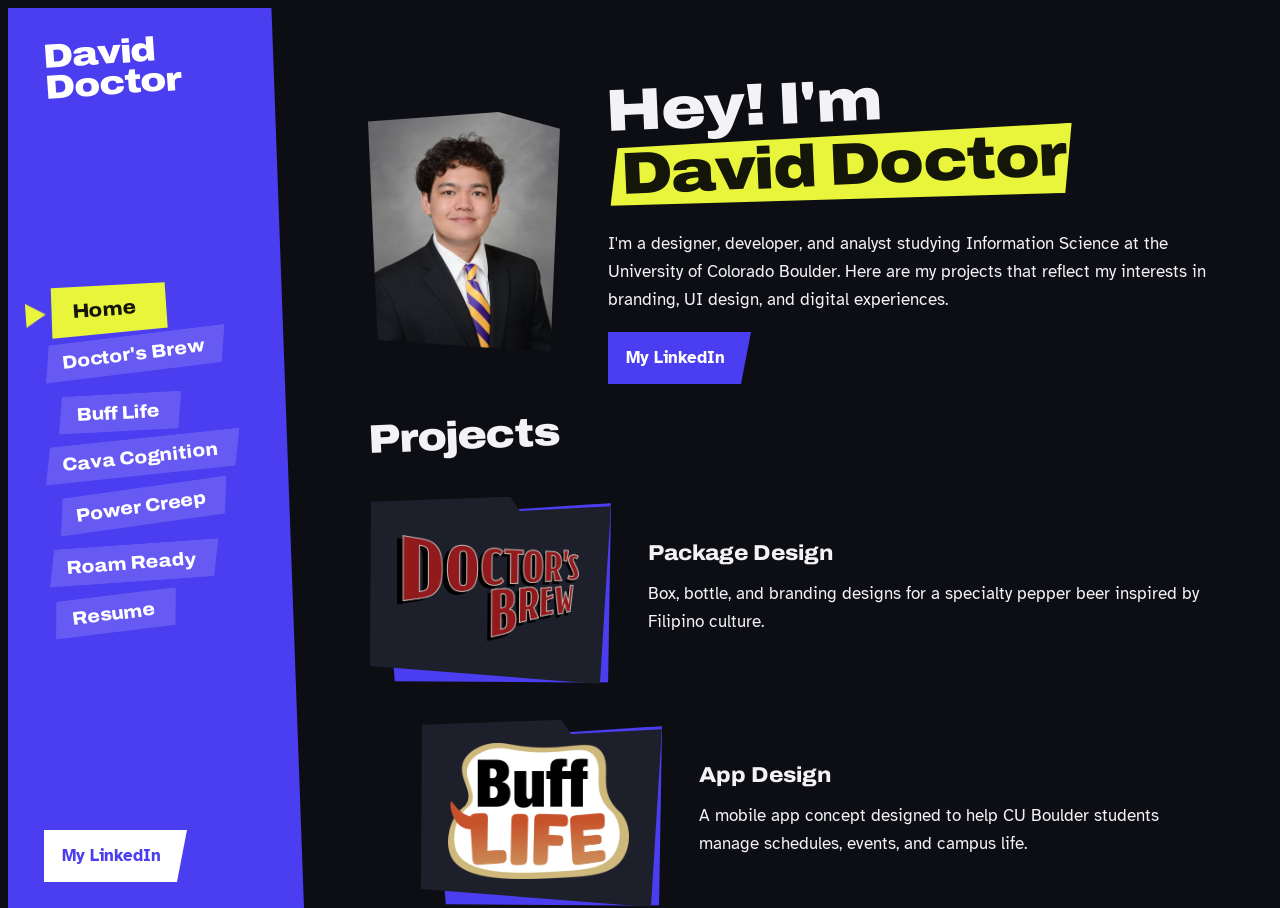
<file: site/index.html>
<!doctype html>
<html lang="en">
<head>
<meta charset="utf-8">
<meta name="viewport" content="width=device-width, initial-scale=1">
<title>David Doctor Portfolio</title>
<link rel="preconnect" href="https://fonts.googleapis.com">
<link rel="preconnect" href="https://fonts.gstatic.com" crossorigin>
<link rel="stylesheet" href="https://fonts.googleapis.com/css2?family=Archivo:wdth,wght@62..125,400..900&family=Atkinson+Hyperlegible:ital,wght@0,400;0,700;1,400&family=Martian+Mono:wght@400&display=swap">
<style>
/* Layout: an always-visible menu sidebar (cascading bars, snapping triangle) beside a page area whose pages swap with a held-frame blot. Dark only, whatever the system setting. Palette: Turf War, Yellow vs Blue (from Splatoon 3's ink pair). */
:root {
  color-scheme: dark;
  --paper: #0d0e14;
  --paper-2: #1d1f2b;
  --ink: #f3f3f6;
  --ink-2: color-mix(in oklab, var(--ink) 74%, var(--paper));
  --plate: #4b3df0;
  --plate-ink: #ffffff;
  --accent: #e8f53a;
  --accent-ink: #14160a;
  --mark: var(--accent);
  --mark-ink: var(--accent-ink);
  --blot: var(--accent);
  --display: "Archivo", "Arial Narrow", "Helvetica Neue", Arial, sans-serif;
  --body: "Atkinson Hyperlegible", "Segoe UI", system-ui, sans-serif;
  --mono: "Martian Mono", ui-monospace, "Cascadia Mono", Consolas, monospace;
  --snap: cubic-bezier(.2, 1.7, .4, 1);
  --side-w: 18.5rem;
}
*, *::before, *::after { box-sizing: border-box; }
/* Big monitors: the whole UI scales up gently, from 16px at 1440 wide to 18px by about 1940 */
html { font-size: clamp(100%, 0.45vw + 0.58rem, 112.5%); }
html, body { height: 100%; }
body { background: var(--paper); color: var(--ink); font: 400 1.0625rem/1.65 var(--body); overflow: hidden; }
a { color: inherit; }
::selection { background: var(--mark); color: var(--mark-ink); }
:focus-visible { outline: 2px solid currentColor; outline-offset: 3px; }
img { display: block; max-width: 100%; height: auto; }
p { margin: 0; text-wrap: pretty; }

/* The page area runs full-bleed under the sidebar, so the blot can grow from behind the menu item itself */
.site { position: relative; height: 100%; display: grid; }
.side, .main { grid-area: 1 / 1; }

/* Sidebar */
.side {
  position: relative; z-index: 5; min-height: 0; width: var(--side-w); justify-self: start;
  display: grid; grid-template-rows: auto 1fr auto; gap: 1.5rem;
  padding: 30px 40px 26px 36px;
  background: var(--plate); color: var(--plate-ink);
  clip-path: polygon(0 0, 89% 0, 100% 100%, 0 100%);
}
.mark { justify-self: start; text-decoration: none; font: 900 2.1rem/.92 var(--display); font-stretch: 118%; letter-spacing: -.03em; rotate: -4deg; transform-origin: left; padding-top: 4px; }
.nav { position: relative; align-self: center; }
.nav-list { margin: 0; padding: 0; list-style: none; display: grid; gap: .85rem; }
.nav-bar {
  position: relative; isolation: isolate; display: inline-block;
  margin-left: var(--x); rotate: var(--r); transform-origin: left bottom;
  padding: .52em 1.25em .52em 1em; white-space: nowrap; text-decoration: none;
  font: 800 1.15rem/1 var(--display); font-stretch: 110%; color: var(--plate-ink);
  transition: scale 90ms ease-out;
}
.nav-bar::before { content: ""; position: absolute; inset: 0; z-index: -2; background: color-mix(in srgb, var(--plate-ink) 15%, transparent); clip-path: polygon(4% 0, 100% 0, 96% 100%, 0 100%); }
.nav-bar .plate { position: absolute; inset: -14% -5% -16% -3%; width: 108%; height: 130%; z-index: -1; scale: 0; }
.nav-bar .plate polygon { fill: var(--accent); }
/* Selecting stamps in with the overshoot; deselecting drops out at once, because an overshoot on the way down flips the plate inside out for a frame */
.nav-bar.is-on { scale: 1.06; color: var(--accent-ink); transition: scale 120ms var(--snap); }
.nav-bar.is-on::before { opacity: 0; }
.nav-bar.is-on .plate { scale: 1; transition: scale 120ms var(--snap); }
.nav-bar:focus-visible { outline: none; text-decoration: underline; text-underline-offset: .22em; }
.nav-cursor { position: absolute; left: 0; top: 0; pointer-events: none; }
.tri { position: absolute; left: -27px; top: -31px; width: 20px; height: 24px; background: var(--accent); clip-path: polygon(0 0, 100% 50%, 0 100%); transform-origin: 100% 50%; }
.side-foot { display: grid; gap: .9rem; justify-items: start; }


/* Buttons. The slanted plate is drawn by ::before, so the button itself stays unclipped and its focus ring can follow the slant */
.btn {
  position: relative; isolation: isolate;
  display: inline-flex; align-items: center; text-decoration: none; cursor: pointer;
  font: 700 .95rem/1 var(--body); padding: .8rem 1.35rem .8rem 1rem; min-height: 44px;
  background: none; color: var(--plate-ink); border: 0;
  transition: translate 150ms cubic-bezier(.16, 1, .3, 1);
}
.btn::before { content: ""; position: absolute; inset: 0; z-index: -1; background: var(--btn-bg, var(--plate)); clip-path: polygon(0 0, 100% 0, 93% 100%, 0 100%); }
@media (hover: hover) { .btn:hover { translate: 0 -2px; } }
.btn:active { translate: 0 0; }
.btn.on-plate { --btn-bg: var(--plate-ink); color: var(--plate); }
/* Keyboard focus: a 3px gap in the surface color, then a 3px yellow ring, both traced around the slanted plate */
.btn:focus-visible {
  outline: none; --g: var(--btn-gap, var(--paper));
  filter: drop-shadow(3px 0 0 var(--g)) drop-shadow(-3px 0 0 var(--g)) drop-shadow(0 3px 0 var(--g)) drop-shadow(0 -3px 0 var(--g))
          drop-shadow(3px 0 0 var(--accent)) drop-shadow(-3px 0 0 var(--accent)) drop-shadow(0 3px 0 var(--accent)) drop-shadow(0 -3px 0 var(--accent));
}
.side .btn { --btn-gap: var(--plate); }
/* LinkedIn buttons: a size up, with the accent "in" icon waiting in a pocket behind the plate. Hover or keyboard focus slides it out in held frames with a small overshoot, part of it still tucked under the button; leaving drops it back at once, like the menu plate */
.btn-big { font-size: 1.08rem; padding: .95rem 1.6rem .95rem 1.15rem; min-height: 3.25rem; }
.pocket { position: relative; isolation: isolate; display: inline-flex; justify-self: start; --s: 2rem; --lift: 0px; }
.pocket-icon { position: absolute; width: var(--s); height: var(--s); fill: var(--accent); pointer-events: none; }
.pocket-up { --pocket-in: pocket-up; }
.pocket-up .pocket-icon { left: 1rem; bottom: calc(100% - var(--s) * .32); translate: 0 100%; rotate: -8deg; --out: 0 calc(var(--lift) * -1); }
.pocket-right { --pocket-in: pocket-right; }
.pocket-right .pocket-icon { top: calc(50% - var(--s) / 2); left: calc(100% - var(--s) * .32); translate: -115% 0; rotate: 8deg; --out: var(--lift) 0; }
/* With keyboard focus the ring adds 6px around the plate, so the icon comes out 6px further and stays readable */
.pocket:has(.btn:focus-visible) { --lift: 6px; }
.pocket:has(.btn:focus-visible) .pocket-icon { translate: var(--out); animation: var(--pocket-in) 200ms; }
@media (hover: hover) { .pocket:hover .pocket-icon { translate: var(--out); animation: var(--pocket-in) 200ms; } }
@keyframes pocket-up { 0% { translate: 0 100%; animation-timing-function: steps(3, end); } 70% { translate: 0 calc(-14% - var(--lift)); animation-timing-function: steps(1, end); } 100% { translate: var(--out); } }
@keyframes pocket-right { 0% { translate: -115% 0; animation-timing-function: steps(3, end); } 70% { translate: calc(14% + var(--lift)) 0; animation-timing-function: steps(1, end); } 100% { translate: var(--out); } }

/* Page area */
.main { position: relative; overflow: hidden; min-width: 0; }
.page { position: absolute; inset: 0; overflow-y: auto; overflow-x: hidden; visibility: hidden; background: var(--paper); padding-left: var(--side-w); }
.page.is-current { visibility: visible; }
.page-inner { container-type: inline-size; max-width: 78rem; margin-inline: auto; padding: clamp(36px, 6vw, 72px) clamp(20px, 4.5vw, 64px) 96px clamp(28px, 5vw, 72px); display: grid; gap: 2.2rem; }
.ink { position: absolute; inset: 0; z-index: 2; visibility: hidden; pointer-events: none; filter: url(#blot-wobble); }
.ink i { position: absolute; width: 10px; aspect-ratio: 1; border-radius: 50%; background: var(--blot); translate: -50% -50%; scale: 0; }

/* Type */
.h1 { margin: 0; font: 900 clamp(1.9rem, 7.4cqi, 3.7rem)/1.06 var(--display); font-stretch: 115%; letter-spacing: -.025em; rotate: -2.5deg; transform-origin: left center; text-wrap: balance; }
.h1:focus { outline: none; }
.strong { position: relative; isolation: isolate; display: inline-block; color: var(--mark-ink); padding: .02em .2em .1em; white-space: nowrap; }
.strong svg { position: absolute; inset: 0; width: 100%; height: 100%; z-index: -1; }
.strong polygon { fill: var(--mark); }
.h2 { margin: 0; font: 900 clamp(1.6rem, 5cqi, 2.5rem)/1.05 var(--display); font-stretch: 112%; letter-spacing: -.02em; rotate: -2.5deg; transform-origin: left center; }
.h3 { margin: 0 0 .4rem; font: 800 1.35rem/1.15 var(--display); font-stretch: 108%; }
.copy { display: grid; gap: 1rem; max-width: 62ch; }

/* Frames: an angled plate sits behind each picture; the picture itself and all body text stay straight */
.frame { position: relative; isolation: isolate; margin: 0; padding: max(5%, 34px) max(6%, 30px); margin-left: var(--x, 0); }
.frame::before, .proj-art::before {
  content: ""; position: absolute; inset: 0; z-index: -1; background: var(--paper-2);
  clip-path: var(--clip, polygon(4% 0, 100% 0, 96% 100%, 0 100%)); rotate: var(--r, -2deg);
}
/* Plate shapes, so neighboring frames never repeat one outline. Cuts, steps and wedges are fixed sizes, so they stay small on tall frames and never reach into the picture */
.shape-lean { --clip: polygon(0 0, 96% 0, 100% 100%, 4% 100%); }
.shape-quad { --clip: polygon(2% 14px, 100% 0, 97% calc(100% - 12px), 0 100%); }
.shape-cut { --clip: polygon(3% 0, calc(100% - 44px) 0, 100% 40px, 97% 100%, 0 calc(100% - 10px)); }
.shape-step { --clip: polygon(0 10px, 58% 0, calc(58% + 10px) 14px, 100% 6px, 98% 100%, 2% calc(100% - 10px)); }
.shape-wedge { --clip: polygon(0 18px, 100% 0, 100% 100%, 3% calc(100% - 16px)); }
.shape-chamfer { --clip: polygon(36px 0, 100% 0, 100% calc(100% - 32px), calc(100% - 36px) 100%, 0 100%, 0 32px); }
/* A second plate in the sidebar color peeks out from behind a few frames, tilted against the first */
.layered::after, .proj-art::after {
  content: ""; position: absolute; inset: 6% -2.5% -3.5% 7%; z-index: -2; background: var(--plate);
  clip-path: polygon(0 4%, 100% 0, 96% 100%, 3% 95%); rotate: calc(var(--r, -2deg) * -1);
}
.frame img { width: 100%; }
.note { margin-top: .7rem; font: 400 .68rem/1.5 var(--mono); color: var(--ink-2); }

/* Home */
.intro { display: grid; grid-template-columns: minmax(0, 12rem) minmax(0, 1fr); gap: clamp(1.5rem, 4vw, 3rem); align-items: center; }
/* The headshot fills an angular frame: the upright photo is cut to an irregular five-sided shard, kinked along the top with inward-slanting sides */
.portrait { margin: 0; }
.portrait img { width: 100%; aspect-ratio: 4 / 5; object-fit: cover; clip-path: polygon(0 4%, 68% 0, 100% 7%, 95% 100%, 5% 95%); }
.intro-text { display: grid; gap: 1.1rem; justify-items: start; min-width: 0; }
.projects { display: grid; gap: 2.4rem; }
.proj { display: grid; grid-template-columns: minmax(0, 15rem) minmax(0, 1fr); gap: clamp(1.25rem, 3.5vw, 2.5rem); align-items: center; margin-left: var(--x); }
/* Every project card wears the stepped plate with a sidebar-color plate peeking out behind it */
.proj-art { position: relative; isolation: isolate; display: block; padding: 10% 12%; --r: 2deg; --clip: polygon(0 10px, 58% 0, calc(58% + 10px) 14px, 100% 6px, 98% 100%, 2% calc(100% - 10px)); transition: translate 150ms cubic-bezier(.16, 1, .3, 1); }
.proj-art:hover { translate: 0 -3px; }
.proj-art img { height: 8.5rem; width: 100%; object-fit: contain; }
.proj-body { display: grid; gap: .5rem; justify-items: start; min-width: 0; }
/* The card title is the card's link; the art above is the same link for the mouse. Hovering either one answers on the other */
.proj-link { text-decoration: none; }
@media (hover: hover) {
  .proj-link:hover, .proj:has(.proj-art:hover) .proj-link { text-decoration: underline; text-decoration-thickness: .1em; text-underline-offset: .18em; }
  .proj:has(.proj-link:hover) .proj-art { translate: 0 -3px; }
}
/* Placeholder art for projects still to come */
.ph-art { height: 8.5rem; display: grid; place-items: center; padding: .5rem; border: 2px dashed color-mix(in oklab, var(--ink) 28%, transparent); color: var(--ink-2); font: 400 .72rem/1.4 var(--mono); text-align: center; }
.frame .ph-art { height: auto; aspect-ratio: 4 / 3; }

/* Project pages */
.split { display: grid; grid-template-columns: minmax(0, 1.05fr) minmax(0, 1fr); gap: clamp(1.5rem, 4vw, 3rem); align-items: start; }
.split > * { min-width: 0; }
.stack { display: grid; gap: 1.6rem; }
.reel { position: relative; }
.reel .play { position: absolute; left: 50%; top: 50%; width: 54px; height: 54px; translate: -50% -60%; background: var(--plate); clip-path: polygon(0 0, 100% 50%, 0 100%); opacity: .88; }

/* Resume */
.resume { display: grid; gap: 1.6rem; justify-items: start; max-width: 54rem; }
.resume .frame { width: min(100%, 40rem); }

/* Phones: the sidebar becomes a sticky top band with the same bars */
@media (max-width: 760px) {
  .side { width: auto; justify-self: stretch; align-self: start; grid-template-rows: none; grid-template-columns: auto minmax(0, 1fr); align-items: center; gap: .9rem; padding: 14px 16px 26px; clip-path: polygon(0 0, 100% 0, 100% 78%, 0 100%); }
  .mark { font-size: 1.25rem; }
  .nav { align-self: auto; }
  .nav-list { display: flex; flex-wrap: wrap; gap: .45rem .55rem; justify-content: flex-end; }
  .nav-bar { margin-left: 0; font-size: .92rem; padding: .55em .95em .55em .8em; }
  .nav-cursor, .side-foot { display: none; }
  .page { padding-left: 0; padding-top: var(--side-h, 7.5rem); }
}

/* When the page area itself is narrow (phones, or a small window beside the sidebar), stack to one column */
@container (max-width: 44rem) {
  .intro, .proj, .split { grid-template-columns: minmax(0, 1fr); }
  .portrait { width: 10rem; }
  .proj, .frame { margin-left: 0; }
}

/* Wide page areas: project cards sit side by side, art above text, every second card dropped a step lower */
@container (min-width: 60rem) {
  .projects { grid-template-columns: repeat(2, minmax(0, 1fr)); column-gap: clamp(2rem, 4cqi, 4rem); align-items: start; }
  .proj { grid-template-columns: minmax(0, 1fr); margin-left: 0; }
  .proj:nth-child(even) { margin-top: 3.5rem; }
  .proj-art { width: min(100%, 24rem); }
  .proj-art img, .proj-art .ph-art { height: 10.5rem; }
}


/* Slide deck: a carousel in the menu's grammar. The slide sits straight on an angled plate, slides change with a stepped diagonal wipe led by an accent slash, the current tick stamps in with the menu's jittering plate, and a click opens the deck full screen behind the page-change blot */
.sr-only { position: absolute; width: 1px; height: 1px; margin: -1px; padding: 0; overflow: hidden; clip-path: inset(50%); white-space: nowrap; border: 0; }
.deck-split { display: grid; gap: clamp(1.5rem, 4vw, 3rem); align-items: start; }
@container (min-width: 52rem) { .deck-split { grid-template-columns: minmax(16rem, 23rem) minmax(0, 1fr); } }
@container (min-width: 68rem) { .deck-split { grid-template-columns: minmax(16rem, 26rem) minmax(0, 1fr); } }
/* On a desktop screen the Cava and Power Creep pages fit without scrolling, so their bottom margin is shorter */
@media (min-width: 761px) { .page-inner.fit { padding-bottom: clamp(24px, 4vh, 48px); } }
.deck { display: grid; grid-template-columns: minmax(0, 1fr); gap: 1rem; min-width: 0; max-width: min(100%, calc(var(--deck-h, 50dvh) * var(--deck-ar, 16 / 9) + 4.5rem)); }
/* A portrait document uses the same viewer; its pages take the height the screen has left after the heading (its measured height, --head-h) and the controls */
.deck-portrait { --deck-ar: 612 / 792; --deck-h: max(22rem, calc(100dvh - 18rem - var(--head-h, 4rem))); }
/* On shorter screens the narrower viewer wraps its ticks to a second row, so the page gets less height */
@media (max-height: 60rem) { .deck-portrait { --deck-h: max(18rem, calc(100dvh - 21.5rem - var(--head-h, 4rem))); } }
.deck-stage { position: relative; isolation: isolate; padding: clamp(14px, 2.4%, 30px) clamp(16px, 2.8%, 34px); --r: -1deg; }
.deck-stage::before { content: ""; position: absolute; inset: 0; z-index: -1; background: var(--paper-2); clip-path: polygon(1.5% 0, 100% 0, 98.5% 100%, 0 100%); rotate: var(--r); }
.deck-open, .lb-shot { position: relative; display: block; width: 100%; aspect-ratio: var(--deck-ar, 16 / 9); overflow: hidden; padding: 0; border: 0; background: var(--paper); touch-action: pan-y; }
.deck-open { cursor: zoom-in; }
.deck-open img, .lb-shot img { position: absolute; inset: 0; width: 100%; height: 100%; object-fit: cover; }
.deck-open:focus-visible { outline: 3px solid var(--accent); outline-offset: 5px; }
.deck-slash { position: absolute; top: -8%; bottom: -8%; left: 0; width: 26px; z-index: 2; background: var(--accent); transform: translateX(-50%) skewX(-14deg); opacity: 0; pointer-events: none; }
.deck-zoom { position: absolute; right: 0; bottom: 0; z-index: 3; display: grid; place-items: center; width: 46px; height: 40px; background: var(--accent); color: var(--accent-ink); clip-path: polygon(16% 0, 100% 0, 100% 100%, 0 100%); transition: translate 150ms cubic-bezier(.16, 1, .3, 1); }
.deck-zoom svg { width: 18px; height: 18px; }
@media (hover: hover) { .deck-open:hover .deck-zoom { translate: -2px -2px; } }

.deck-bar, .lb-bar { display: flex; flex-wrap: wrap; align-items: center; gap: .7rem 1rem; }
.deck-btn { display: grid; place-items: center; width: 54px; height: 44px; padding: 0; border: 0; cursor: pointer; background: var(--plate); color: var(--plate-ink); clip-path: polygon(12% 0, 100% 0, 88% 100%, 0 100%); transition: translate 150ms cubic-bezier(.16, 1, .3, 1); }
.deck-btn .arrow { width: 14px; height: 16px; background: currentColor; clip-path: polygon(0 0, 100% 50%, 0 100%); }
.deck-btn.prev .arrow { rotate: 180deg; }
@media (hover: hover) { .deck-btn:hover { translate: 0 -2px; } }
.deck-btn:active { translate: 0 0; }
.deck-btn:focus-visible { outline: none; background: var(--accent); color: var(--accent-ink); }
.deck-count { min-width: 5.6em; margin: 0; font-family: var(--display); font-weight: var(--d-w, 900); font-stretch: var(--d-wd, 118%); font-size: 1.55rem; line-height: 1; font-variant-numeric: tabular-nums; rotate: -4deg; white-space: nowrap; }
.deck-count b { color: var(--accent); }
.deck-count span { font-size: .62em; color: var(--ink-2); }
.deck-ticks { display: flex; flex-wrap: wrap; align-items: center; margin: 0; padding: 0; list-style: none; }
.deck-tick { display: grid; place-items: center; width: 24px; height: 32px; padding: 0; border: 0; background: none; cursor: pointer; }
.deck-tick i { width: 13px; height: 8px; background: color-mix(in srgb, var(--ink) 30%, transparent); clip-path: polygon(22% 0, 100% 0, 78% 100%, 0 100%); }
@media (hover: hover) { .deck-tick:hover i { background: color-mix(in srgb, var(--ink) 60%, transparent); } }
.deck-tick[aria-current="true"] i { width: 19px; height: 13px; background: var(--accent); clip-path: var(--jag, polygon(0 0, 100% 0, 100% 100%, 0 100%)); scale: 1.12; transition: scale 120ms var(--snap); }
.deck-tick:focus-visible { outline: 2px solid var(--accent); outline-offset: 0; }

/* Full-screen deck */
.lightbox { position: fixed; inset: 0; width: 100%; height: 100%; max-width: none; max-height: none; margin: 0; padding: 0; border: 0; background: transparent; color: var(--ink); overflow: hidden; }
.lightbox::backdrop { background: transparent; }
.lb-blot { position: absolute; inset: 0; pointer-events: none; filter: url(#blot-wobble); }
.lb-blot i { position: absolute; width: 10px; aspect-ratio: 1; border-radius: 50%; background: var(--blot); translate: -50% -50%; scale: 0; }
.lb-inner { position: absolute; inset: 0; display: grid; grid-template-columns: minmax(0, 1fr); grid-template-rows: auto minmax(0, 1fr) auto; gap: clamp(.6rem, 2vh, 1.2rem); padding: clamp(12px, 2.5vw, 36px); background: var(--paper); }
.lb-top { display: flex; align-items: center; justify-content: space-between; gap: 1rem; }
.lb-title { margin: 0; min-width: 0; font: 700 .95rem/1.3 var(--body); color: var(--ink-2); overflow: hidden; text-overflow: ellipsis; white-space: nowrap; }
.lb-stage { container-type: size; display: grid; place-items: center; min-height: 0; }
/* The slide stays fully inside its plate: the cut is a fixed size, and the padding covers the cut plus the tilt with room to spare */
.lb-frame { --cut: 8px; --px: 16px; --py: 10px; position: relative; isolation: isolate; width: min(100cqw, (100cqh - 2 * var(--py)) * var(--deck-ar, 16 / 9) + 2 * var(--px)); padding: var(--py) var(--px); }
@media (min-width: 900px) { .lb-frame { --cut: 16px; --px: 30px; --py: 20px; } }
.lb-frame::before { content: ""; position: absolute; inset: 0; z-index: -1; background: var(--paper-2); clip-path: polygon(var(--cut) 0, 100% 0, calc(100% - var(--cut)) 100%, 0 100%); rotate: .6deg; }
.lb-close { display: grid; place-items: center; flex: none; width: 54px; height: 44px; padding: 0; border: 0; cursor: pointer; background: var(--accent); color: var(--accent-ink); clip-path: polygon(12% 0, 100% 0, 88% 100%, 0 100%); }
.lb-close svg { width: 18px; height: 18px; }
.lb-close:focus-visible { outline: none; background: var(--plate); color: var(--plate-ink); }
.lb-bar { justify-content: center; }

@media (max-width: 760px) {
  .deck-count { font-size: 1.3rem; }
  .deck-ticks { order: 3; width: 100%; }
}

@media (prefers-reduced-motion: reduce) {
  .nav-bar, .nav-bar.is-on, .nav-bar.is-on .plate, .btn, .proj-art { transition: none; }
  .pocket-icon { animation: none !important; }
}
</style>
</head>
<body>

<svg width="0" height="0" style="position:absolute" aria-hidden="true" focusable="false">
  <filter id="blot-wobble" x="-20%" y="-20%" width="140%" height="140%">
    <feTurbulence type="fractalNoise" baseFrequency="0.012" numOctaves="2" seed="7"/>
    <feDisplacementMap in="SourceGraphic" scale="46" xChannelSelector="R" yChannelSelector="G"/>
  </filter>
</svg>

<div class="site">
  <aside class="side">
    <a class="mark" href="#home" aria-label="David Doctor, home">David<br>Doctor</a>
    <nav class="nav" aria-label="Main">
      <ul class="nav-list">
        <li><a class="nav-bar" href="#home" data-page="home" style="--x:.6rem;--r:-4deg"><svg class="plate" viewBox="0 0 100 100" preserveAspectRatio="none" aria-hidden="true"><polygon points="0,0 100,0 100,100 0,100"/></svg>Home</a></li>
        <li><a class="nav-bar" href="#brew" data-page="brew" style="--x:.15rem;--r:-7deg"><svg class="plate" viewBox="0 0 100 100" preserveAspectRatio="none" aria-hidden="true"><polygon points="0,0 100,0 100,100 0,100"/></svg>Doctor's Brew</a></li>
        <li><a class="nav-bar" href="#bufflife" data-page="bufflife" style="--x:.95rem;--r:-3deg"><svg class="plate" viewBox="0 0 100 100" preserveAspectRatio="none" aria-hidden="true"><polygon points="0,0 100,0 100,100 0,100"/></svg>Buff Life</a></li>
        <li><a class="nav-bar" href="#project3" data-page="project3" style="--x:.1rem;--r:-6deg"><svg class="plate" viewBox="0 0 100 100" preserveAspectRatio="none" aria-hidden="true"><polygon points="0,0 100,0 100,100 0,100"/></svg>Cava Cognition</a></li>
        <li><a class="nav-bar" href="#project4" data-page="project4" style="--x:1.05rem;--r:-8deg"><svg class="plate" viewBox="0 0 100 100" preserveAspectRatio="none" aria-hidden="true"><polygon points="0,0 100,0 100,100 0,100"/></svg>Power Creep</a></li>
        <li><a class="nav-bar" href="#project5" data-page="project5" style="--x:.35rem;--r:-4deg"><svg class="plate" viewBox="0 0 100 100" preserveAspectRatio="none" aria-hidden="true"><polygon points="0,0 100,0 100,100 0,100"/></svg>Roam Ready</a></li>
        <li><a class="nav-bar" href="#resume" data-page="resume" style="--x:.75rem;--r:-7deg"><svg class="plate" viewBox="0 0 100 100" preserveAspectRatio="none" aria-hidden="true"><polygon points="0,0 100,0 100,100 0,100"/></svg>Resume</a></li>
      </ul>
      <div class="nav-cursor" aria-hidden="true"><span class="tri"></span></div>
    </nav>
    <div class="side-foot">
      <span class="pocket pocket-up"><svg class="pocket-icon" viewBox="0 0 24 24" aria-hidden="true" focusable="false"><path fill-rule="evenodd" d="M20.447 20.452h-3.554v-5.569c0-1.328-.027-3.037-1.852-3.037-1.853 0-2.136 1.445-2.136 2.939v5.667H9.351V9h3.414v1.561h.046c.477-.9 1.637-1.85 3.37-1.85 3.601 0 4.267 2.37 4.267 5.455v6.286zM5.337 7.433c-1.144 0-2.063-.926-2.063-2.065 0-1.138.92-2.063 2.063-2.063 1.14 0 2.064.925 2.064 2.063 0 1.139-.925 2.065-2.064 2.065zm1.782 13.019H3.555V9h3.564v11.452zM22.225 0H1.771C.792 0 0 .774 0 1.729v20.542C0 23.227.792 24 1.771 24h20.451C23.2 24 24 23.227 24 22.271V1.729C24 .774 23.2 0 22.222 0h.003z"/></svg><a class="btn btn-big on-plate" href="https://www.linkedin.com/in/davidrdoctor/" target="_blank" rel="noopener">My LinkedIn</a></span>
    </div>
  </aside>

  <main class="main">
    <section class="page" data-page="home" aria-labelledby="h-home">
      <div class="page-inner">
        <div class="intro">
          <figure class="portrait" data-in style="margin:0"><img src="assets/home/headshot.jpg" width="400" height="500" alt="Headshot of David Doctor"></figure>
          <div class="intro-text">
            <h1 class="h1" id="h-home" tabindex="-1" data-in>Hey! I'm <span class="strong"><svg viewBox="0 0 100 100" preserveAspectRatio="none" aria-hidden="true"><polygon points="2,8 99,0 97,100 0,90"/></svg>David Doctor</span></h1>
            <p class="copy" data-in>I'm a designer, developer, and analyst studying Information Science at the University of Colorado Boulder. Here are my projects that reflect my interests in branding, UI design, and digital experiences.</p>
            <span class="pocket pocket-right" data-in><svg class="pocket-icon" viewBox="0 0 24 24" aria-hidden="true" focusable="false"><path fill-rule="evenodd" d="M20.447 20.452h-3.554v-5.569c0-1.328-.027-3.037-1.852-3.037-1.853 0-2.136 1.445-2.136 2.939v5.667H9.351V9h3.414v1.561h.046c.477-.9 1.637-1.85 3.37-1.85 3.601 0 4.267 2.37 4.267 5.455v6.286zM5.337 7.433c-1.144 0-2.063-.926-2.063-2.065 0-1.138.92-2.063 2.063-2.063 1.14 0 2.064.925 2.064 2.063 0 1.139-.925 2.065-2.064 2.065zm1.782 13.019H3.555V9h3.564v11.452zM22.225 0H1.771C.792 0 0 .774 0 1.729v20.542C0 23.227.792 24 1.771 24h20.451C23.2 24 24 23.227 24 22.271V1.729C24 .774 23.2 0 22.222 0h.003z"/></svg><a class="btn btn-big" href="https://www.linkedin.com/in/davidrdoctor/" target="_blank" rel="noopener">My LinkedIn</a></span>
          </div>
        </div>

        <h2 class="h2" data-in>Projects</h2>
        <div class="projects">
          <article class="proj" style="--x:0%" aria-labelledby="t-brew" data-in>
            <a class="proj-art" href="#brew" tabindex="-1" aria-hidden="true"><img src="assets/doctors-brew/brew-logo.png" width="800" height="466" alt="Doctor's Brew Logo"></a>
            <div class="proj-body">
              <h3 class="h3" id="t-brew"><a class="proj-link" href="#brew">Package Design</a></h3>
              <p>Box, bottle, and branding designs for a specialty pepper beer inspired by Filipino culture.</p>
            </div>
          </article>
          <article class="proj" style="--x:6%" aria-labelledby="t-buff" data-in>
            <a class="proj-art" href="#bufflife" tabindex="-1" aria-hidden="true"><img src="assets/buff-life/buff-life-logo.png" width="800" height="601" alt="Buff Life Logo"></a>
            <div class="proj-body">
              <h3 class="h3" id="t-buff"><a class="proj-link" href="#bufflife">App Design</a></h3>
              <p>A mobile app concept designed to help CU Boulder students manage schedules, events, and campus life.</p>
            </div>
          </article>
          <article class="proj" style="--x:0%" aria-labelledby="t-p3" data-in>
            <a class="proj-art" href="#project3" tabindex="-1" aria-hidden="true"><img src="assets/cava-cognition/cava-logo.png" width="736" height="414" alt="The Distributed Cognition of CAVA Logo"></a>
            <div class="proj-body">
              <h3 class="h3" id="t-p3"><a class="proj-link" href="#project3">User Research</a></h3>
              <p>A deep analysis on how information moves physically and cognitively at Cava Grill.</p>
            </div>
          </article>
          <article class="proj" style="--x:6%" aria-labelledby="t-p4" data-in>
            <a class="proj-art" href="#project4" tabindex="-1" aria-hidden="true"><img src="assets/power-creep/power-creep-logo.png" width="1020" height="611" alt="Power Creep In Pokémon Trading Card Game Logo"></a>
            <div class="proj-body">
              <h3 class="h3" id="t-p4"><a class="proj-link" href="#project4">Data Analysis</a></h3>
              <p>A Python data analysis of how much stronger Pokémon cards have gotten from 1999 to 2024.</p>
            </div>
          </article>
          <article class="proj" style="--x:0%" aria-labelledby="t-p5" data-in>
            <a class="proj-art" href="#project5" tabindex="-1" aria-hidden="true"><span class="ph-art">Project image coming soon</span></a>
            <div class="proj-body">
              <h3 class="h3" id="t-p5"><a class="proj-link" href="#project5">Roam Ready</a></h3>
              <p>Senior Capstone Placeholder</p>
            </div>
          </article>
        </div>
      </div>
    </section>

    <section class="page" data-page="brew" aria-labelledby="h-brew">
      <div class="page-inner">
        <h1 class="h1" id="h-brew" tabindex="-1" data-in>Brewed With Real <span class="strong"><svg viewBox="0 0 100 100" preserveAspectRatio="none" aria-hidden="true"><polygon points="1,10 100,0 98,100 0,92"/></svg>Labuyo Peppers</span></h1>
        <div class="split">
          <div class="stack">
            <div class="copy" data-in>
              <p>Whether its to wind down after a long day or to spice up a great party, Doctor's Brew is the perfect drink for any occasion. A family recipe passed down generations throughout the Philippines, this specialty brew is carefully crafted using real Saling Labuyo peppers, preserving the unique sweet and sour taste while toning down the spice.</p>
              <p>This was a package design project of a fictional beer company that I came up with. Using inspiration from hot sauces packaging, old time shipping companies, and the culture of the Philippines I created bottle and case designs.</p>
            </div>
            <figure class="frame shape-quad" style="--r:-2deg" data-in><img src="assets/doctors-brew/brew-box-render.jpg" width="1000" height="750" alt="Front box design for Doctor's Brew"></figure>
          </div>
          <figure class="frame shape-lean" style="--r:1.5deg;--x:4%" data-in><img src="assets/doctors-brew/brew-dieline.jpg" width="1000" height="1700" alt="3D rendered image for Doctor's Brew"></figure>
        </div>
      </div>
    </section>

    <section class="page" data-page="bufflife" aria-labelledby="h-buff">
      <div class="page-inner">
        <h1 class="h1" id="h-buff" tabindex="-1" data-in>An <span class="strong"><svg viewBox="0 0 100 100" preserveAspectRatio="none" aria-hidden="true"><polygon points="3,6 100,0 96,100 0,94"/></svg>All-In-One</span><br> Student Life App</h1>
        <div class="split">
          <div class="stack">
            <div class="copy" data-in>
              <p>Schedules, grades, events, clubs, there's plenty to keep track of during your college career. Buff Life makes it just a little bit easier for you to quickly check any information you need at a moments notice while promoting the various activities around campus to wind down.</p>
              <p>This project was inspired by the many issues with CU Boulder's mobile version of its current student portal. Not having an app and remaining on the mobile browser, the UI remained largely unchanged. There were many times I and many others had to frantically login and search through the website to find the info I needed before a class or exam. I created this prototype to make the UI cleaner and stylistic while giving students the info they need fast.</p>
            </div>
            <figure class="frame reel shape-chamfer" style="--r:-1.5deg" data-in>
              <img src="assets/buff-life/buff-life-reel-poster.jpg" width="1280" height="720" alt="Frame from the Buff Life captioned reel">
              <span class="play" aria-hidden="true"></span>
              <figcaption class="note">On the live site the 2:24 captioned reel plays here; this demo shows its preview frame.</figcaption>
            </figure>
          </div>
          <figure class="frame shape-wedge layered" style="--r:1.5deg;--x:6%" data-in><img src="assets/buff-life/buff-life-screen.png" width="462" height="888" alt="Buff Life app design"></figure>
        </div>
      </div>
    </section>

    <section class="page" data-page="project3" aria-labelledby="h-p3">
      <div class="page-inner fit">
        <h1 class="h1" id="h-p3" tabindex="-1" data-in>A Fast Casual Business <span class="strong"><svg viewBox="0 0 100 100" preserveAspectRatio="none" aria-hidden="true"><polygon points="2,8 99,0 97,100 0,90"/></svg>Analysis</span></h1>
        <div class="deck-split">
          <div class="copy" data-in>
            <p>How does a fast-casual restaurant like Cava design the flow of information to keep things efficient for both the consumer and the employee? Between the assembly line, the menus, and the signs around the store, everything is set up so you can go from the door to your bowl without anyone having to explain a thing.</p>
            <p>This was a research project for my Information Ecosystems class, where I looked at a fast casual restaurant as an information system. I visited during the dinner rush and again in the afternoon, took pictures, sketched a map of the store, and ordered my own bowl to see the whole process from the customer's side. Using distributed cognition, I broke down how the space, the staff, and the timing all work together to keep the line moving.</p>
          </div>
        <div class="deck" data-in role="region" aria-roledescription="carousel" aria-label="Cava Grill Analysis slides" data-deck="cava" data-src="assets/cava-cognition/slides/cava-slide-{n}.jpg">
          <div class="deck-stage layered">
            <button class="deck-open" type="button" aria-label="View slide 1 of 19 full screen">
              <img src="assets/cava-cognition/slides/cava-slide-01.jpg" width="1600" height="900" alt="">
              <span class="deck-slash" aria-hidden="true"></span>
              <span class="deck-zoom" aria-hidden="true"><svg viewBox="0 0 20 20" fill="none" stroke="currentColor" stroke-width="2.2" stroke-linecap="square"><path d="M12 3h5v5M8 17H3v-5M17 3l-5.5 5.5M3 17l5.5-5.5"/></svg></span>
            </button>
          </div>
          <div class="deck-bar">
            <button class="deck-btn prev" type="button" aria-label="Previous slide"><span class="arrow"></span></button>
            <p class="deck-count" aria-hidden="true"><b>01</b> <span>/ 19</span></p>
            <button class="deck-btn next" type="button" aria-label="Next slide"><span class="arrow"></span></button>
            <ol class="deck-ticks" aria-label="Jump to a slide"></ol>
          </div>
          <p class="sr-only deck-status" aria-live="polite"></p>
          <div class="sr-only deck-text-body"></div>
        </div>
        </div>
      </div>
    </section>

    <section class="page" data-page="project4" aria-labelledby="h-p4">
      <div class="page-inner fit">
        <h1 class="h1" id="h-p4" tabindex="-1" data-in>It's... A Little <span class="strong"><svg viewBox="0 0 100 100" preserveAspectRatio="none" aria-hidden="true"><polygon points="1,7 100,0 97,96 0,100"/></svg>Too</span> Effective?</h1>
        <div class="deck-split">
          <div class="copy" data-in>
            <p>More health, more damage, more powerful abilities. Every new expansion of the Pokémon Trading Card Game gives you a reason to buy in, but it also pushes older cards further out of the game. It's called power creep, a common game design trap, and it got so bad that official tournaments only allow cards from the newest sets.</p>
            <p>This was a final project for my Programming for Information Science class, where I used Python, Pandas, and Seaborn to measure just how strong the cards have gotten. I combined a CSV of every card from 1999 to 2023 with an API for the 2024 releases, then charted the highest HP card of each year by evolution stage. The strongest Basic card of 2024 has more than double the HP of the strongest Stage 2 card from 1999.</p>
          </div>
        <div class="deck deck-portrait" data-in role="region" aria-roledescription="carousel" aria-label="Power Creep in Pokémon TCG write-up pages" data-deck="power-creep" data-src="assets/power-creep/pages/power-creep-page-{n}.jpg" data-unit="page">
          <div class="deck-stage layered">
            <button class="deck-open" type="button" aria-label="View page 1 of 6 full screen">
              <img src="assets/power-creep/pages/power-creep-page-01.jpg" width="1236" height="1600" alt="">
              <span class="deck-slash" aria-hidden="true"></span>
              <span class="deck-zoom" aria-hidden="true"><svg viewBox="0 0 20 20" fill="none" stroke="currentColor" stroke-width="2.2" stroke-linecap="square"><path d="M12 3h5v5M8 17H3v-5M17 3l-5.5 5.5M3 17l5.5-5.5"/></svg></span>
            </button>
          </div>
          <div class="deck-bar">
            <button class="deck-btn prev" type="button" aria-label="Previous page"><span class="arrow"></span></button>
            <p class="deck-count" aria-hidden="true"><b>01</b> <span>/ 06</span></p>
            <button class="deck-btn next" type="button" aria-label="Next page"><span class="arrow"></span></button>
            <ol class="deck-ticks" aria-label="Jump to a page"></ol>
          </div>
          <p class="sr-only deck-status" aria-live="polite"></p>
          <div class="sr-only deck-text-body"></div>
        </div>
        </div>
      </div>
    </section>

    <section class="page" data-page="project5" aria-labelledby="h-p5">
      <div class="page-inner">
        <h1 class="h1" id="h-p5" tabindex="-1" data-in>Roam <span class="strong"><svg viewBox="0 0 100 100" preserveAspectRatio="none" aria-hidden="true"><polygon points="2,8 99,0 97,100 0,90"/></svg>Ready</span></h1>
        <div class="split">
          <div class="copy" data-in><p>Senior Capstone Placeholder</p></div>
          <figure class="frame shape-cut" style="--r:-1.5deg" data-in><span class="ph-art">Project image coming soon</span></figure>
        </div>
      </div>
    </section>
    <section class="page" data-page="resume" aria-label="Resume">
      <div class="page-inner resume">
        <a class="btn" href="assets/resume/David-Doctor-Resume.pdf" target="_blank" rel="noopener" data-focus data-in>Download Resume</a>
        <figure class="frame shape-step" style="--r:-1.5deg" data-in><img src="assets/resume/resume-preview.png" width="1300" height="1682" alt="David Doctor's Resume"></figure>
      </div>
    </section>

    <div class="ink" aria-hidden="true"><i></i></div>
  </main>
</div>

<dialog class="lightbox" id="lb-cava" aria-label="Cava Grill Analysis, full screen">
  <div class="lb-blot" aria-hidden="true"><i></i></div>
  <div class="lb-inner">
    <div class="lb-top">
      <p class="deck-count" aria-hidden="true"><b>01</b> <span>/ 19</span></p>
      <p class="lb-title"></p>
      <button class="lb-close" type="button" aria-label="Close full screen view"><svg viewBox="0 0 20 20" fill="none" stroke="currentColor" stroke-width="2.6" stroke-linecap="square"><path d="M4 4l12 12M16 4L4 16"/></svg></button>
    </div>
    <div class="lb-stage">
      <div class="lb-frame">
        <div class="lb-shot">
          <img src="assets/cava-cognition/slides/cava-slide-01.jpg" width="1600" height="900" alt="">
        </div>
      </div>
    </div>
    <div class="lb-bar">
      <button class="deck-btn prev" type="button" aria-label="Previous slide"><span class="arrow"></span></button>
      <ol class="deck-ticks" aria-label="Jump to a slide"></ol>
      <button class="deck-btn next" type="button" aria-label="Next slide"><span class="arrow"></span></button>
    </div>
  </div>
</dialog>

<dialog class="lightbox deck-portrait" id="lb-power-creep" aria-label="Power Creep in Pokémon TCG, full screen">
  <div class="lb-blot" aria-hidden="true"><i></i></div>
  <div class="lb-inner">
    <div class="lb-top">
      <p class="deck-count" aria-hidden="true"><b>01</b> <span>/ 06</span></p>
      <p class="lb-title"></p>
      <button class="lb-close" type="button" aria-label="Close full screen view"><svg viewBox="0 0 20 20" fill="none" stroke="currentColor" stroke-width="2.6" stroke-linecap="square"><path d="M4 4l12 12M16 4L4 16"/></svg></button>
    </div>
    <div class="lb-stage">
      <div class="lb-frame">
        <div class="lb-shot">
          <img src="assets/power-creep/pages/power-creep-page-01.jpg" width="1236" height="1600" alt="">
        </div>
      </div>
    </div>
    <div class="lb-bar">
      <button class="deck-btn prev" type="button" aria-label="Previous page"><span class="arrow"></span></button>
      <ol class="deck-ticks" aria-label="Jump to a page"></ol>
      <button class="deck-btn next" type="button" aria-label="Next page"><span class="arrow"></span></button>
    </div>
  </div>
</dialog>
<script type="application/json" id="deck-data-cava">
[
{"title":"The Distributed Cognition of CAVA","heading":"The Distributed Cognition of CAVA","alt":"Title slide: The Distributed Cognition of CAVA, a fast casual business analysis by David Doctor, beside a CAVA bowl","html":"<p>A Fast Casual Business Analysis</p><p>By David Doctor</p>"},
{"title":"Project Overview: Why CAVA? and Expectations","heading":"Project Overview","html":"<h3>Why CAVA?</h3><p>I chose this fast casual restaurant as it was and still is a favorite establishment for me to eat at. Cooking and assembly of the bowl is done in front of the customer so it’s also very easy to analyze all the operations within the restaurant.</p><h3>Expectations</h3><p>As I’ve been here many times before I already know how the ordering process works. Kind of like Chipotle and Qdoba, this place uses an assembly line type of system where you work your way down through various toppings to create your bowl and receive your food at the end of the line where the cashier rings you up.</p>"},
{"title":"Project Overview: what they produce, the task observed, and my role","heading":"Project Overview","html":"<h3>What do they produce?</h3><p>Cava Grill makes custom made Mediterranean bowls with in-house made drinks, sides, and desserts. They offer catering services and delivery as well</p><h3>What task did I observe?</h3><p>I observed how orders were made, how signs convey information to both staff and customers, and how cooks and team members manage their workspace.</p><h3>What was my role in the information system?</h3><p>My role in the information system was the customer. Just like everyone else, I ordered my own custom bowl and ate it in store, although I have noticed that most people do tend to take-out</p>"},
{"title":"Research Method","heading":"Research Method","html":"<h3>Date &amp; Time</h3><p>I first visited Cava Grill on a weekday at around 6PM as this was around dinner time and I would be able to see how it can operate during peak hours and plenty of staff and customers. I visited the establishment on Tuesday February 11th 6PM, and a second time on February 12th at 3PM.</p><h3>Observation Method</h3><p>I was able to take and enjoy my own order while taking pictures of the establishment. I also walked around and sketched out a map. Unfortunately they did not allow me to go into the back to take more pictures.</p><h3>Data Generated</h3><p>I took pictures, sketched a map, and ordered from the restaurant</p>"},
{"title":"Research Data","heading":"Research Data","alt":"Section slide: Research Data, beside a CAVA meal tray","html":"<p>Section divider.</p>"},
{"title":"Layout","heading":"Layout","alt":"Layout slide: a photo of the assembly line beside a hand-sketched floor map of the restaurant","html":"<p>A photo of the assembly line beside a hand-sketched floor map of the restaurant.</p>"},
{"title":"Entrance","heading":"Entrance","html":"<p>Entering immediately shows you the ordering counter and the menu, or if you want to meet up with friends or pick up an order, you can walk straight ahead and head to those areas of the store</p><p>This corner is specifically for when there’s a long line and allows people to form a queue on their own, the barrier is permanent and conveys the information of being used for a queue. The drinks on the side also allows people to grab a drink while waiting in line.</p>"},
{"title":"Menu","heading":"Menu","html":"<p>The menu has two parts, the Chef-Curated and Build Your Own. The Chef Curated section of the menu shows both Pita and Bowl options, with the name of the item, the price, calorie count, and description of the item. It of course, separates the menu by Bowl and Pita. The Build Your Own section shows the price, allows you to pick your base and shows what the steps are to building your dish. Along the assembly line there are mini menus that show what your options are for dips, meats, etc. Each topping has calorie information, spice level, description, and a fun-fact about pronunciation.</p>"},
{"title":"Pickup","heading":"Pickup","html":"<p>The Pickup Shelf is clearly marked with yellow signage and stickers along the nearby pillar. The shelf is then split into two sections, one for pickup and another for delivery where GrubHub and other drivers can grab their orders without asking. There is also additional information posted on paper for the delivery drivers in the event that delivery orders aren’t on the shelf. The papers are in both English and Spanish</p>"},
{"title":"Employee Guides","heading":"Employee Guides","html":"<p>Unfortunately I was unable to get behind the counter to gather more insight on the employee guides scattered around the kitchen but based off what I was able to infer from investigating from the front, employees are given a daily roster to keep track of shifts during the day, a mid-day checklist to keep track of tasks (this also implies that there’s a checklist for evening and morning shifts), and various laminated cards to help employees to build or prep certain dishes</p>"},
{"title":"Analysis","heading":"Analysis","alt":"Section slide: Analysis, beside two CAVA drinks","html":"<p>Section divider.</p>"},
{"title":"What is being produced","heading":"What is being produced","html":"<h3>What is the main task being accomplished?</h3><p>The main task here is custom Mediterranean bowls. Each customer has the option to build their own bowl from a variety of options for toppings or pick from a pre-set bowl on the menu. Drinks and sides like pita bread are also available at request</p>"},
{"title":"Social Space","heading":"Social Space","html":"<h3>What is the division of labor to get it accomplished?</h3><ol><li>Customer enters and waits their turn in the queue space</li><li>Customer is greeted by a team member at the counter, where they are able to request which type of bowl they want</li><li>That team member adds the bowl’s base, dips, and meats before passing the bowl to the next team member</li><li>This team member puts on any additional toppings and dressings before checking out at the register</li><li>The customer can get any additional drinks or sides before paying and receiving their bowl</li></ol><h3>Who are the actors involved?</h3><p>Customers, cooks in the back, management, team members (the ones who ring you up and build your bowl)</p>"},
{"title":"Physical Space: space arrangement","heading":"Physical Space","html":"<h3>Space Arrangement</h3><p>Entering through the front entrance you are immediately greeted with the food counter, easily able to walk up and get ordering right away, however if there is a line, you can easily take a right and enter the queue, which is marked by the barrier that allows the line to snake around the corner. From the entrance you can also see the Online Order shelf where you can quickly grab your food and leave. The entire establishment has a very linear design, first you order, then grab your drinks, then sit down with the very end of the restaurant having another exit and bathrooms.</p>"},
{"title":"Artifact and people arrangement","heading":"Project Overview","html":"<h3>Artifact Arrangement</h3><p>There are a variety of artifacts scattered throughout the establishment that guide the customer through the motions of the restaurant, especially if it’s their first time. The big menu allows customers to quickly pick a premade bowl while those who want to build their own could easily see the smaller menus stuck on the glass screen so customers can look at the toppings on both the menu and physically in front of them. Various signs allow there to be no confusion around the store as well, such as distinguishing between trash and recycling or just general warnings to not take bags without permission and to wash your hands.</p><h3>People Arrangement</h3><p>The arrangement of the restaurant is designed in a way so that it’s quick and easy to navigate with few obstacles in the way. Tables and seats are along the walls so no one has to sidestep any tables. Employees are almost always only in the kitchen and assembly line so they’re usually not working out in the common areas unless for cleaning.</p>"},
{"title":"Temporal Space","heading":"Temporal Space","html":"<h3>The Role of Timing</h3><p>Being a fast casual restaurant, it’s important to keep a constant flow of orders coming, hence the assembly line format they have. That’s why all toppings and food is already cooked and prepared by the cooks in the back, so the team members in the front can quickly add whatever they need to the order.</p><h3>Order of Events</h3><p>Ingredients will always be prepped ahead of time, even if all stations are stocked, cooks will keep the kitchen running smoothly in order to prevent toppings from running out. So the timeline will always go:</p><ol><li>Prep ingredients</li><li>Build dish</li><li>Hand out to customer</li><li>Clean</li><li>Repeat</li></ol>"},
{"title":"How coordination happens","heading":"Physical Space","html":"<h3>How does coordination happen</h3><p>Not much communication really needs to be made amongst the employees, due to the assembly line fashion of the process, as long as each employee can rinse and repeat their routine then things go smoothly. Communication only really happens when passing an employee passes your bowl to the next and tells them if any extra charges should be added.</p>"},
{"title":"Propagation of Representational States","heading":"Propagation of Representational States","html":"<h3>Preparation</h3><p>Customer: Customer peruses menu and decides what they want. Employee: Employees are prepping ingredients and maintaining kitchen</p><h3>Production begins</h3><p>Customer: Customer communicates order to employee. Employee: Employee receives order and assembles to customer’s wants</p><h3>Conclusion</h3><p>Customer: Customer pays and receives their dish. Customer can grab a drink, sit down, or leave to eat. Employee: Employee receives payment and hands dish to customer</p>"},
{"title":"Derivation of Design","heading":"Derivation of Design","html":"<h3>Principle of Design</h3><p>The linear design of Cava is incredible in efficiency and aesthetic, the assembly line process can be new to many but the signs and guidelines strategically placed around the establishment allows newcomers to understand how everything works</p><h3>Recommendation</h3><p>As nice as the linear design of the establishment is, the massive pole stuck in the middle of the entire place does feel quite jarring. I understand that it’s part of the building’s structural integrity but it blocks off a path for customers to walk in and blocks out the view of the dining area from the entrance</p>"}
]
</script>
<script type="application/json" id="deck-data-power-creep">
[
{"title":"Cover","heading":"Power Creep In Pokémon Trading Card Game","alt":"Cover: Power Creep In Pokémon Trading Card Game, David Doctor's final project write-up, over a spread of Pokémon cards","html":"<p>Power Creep In Pokémon Trading Card Game</p><p>David Doctor</p><p>Final Project Write Up</p>"},
{"title":"Introduction","heading":"Introduction","html":"<p>The Pokemon Trading Card Game, also known as Pokemon TCG for short, has been around since 1999. With the Pokemon video games being so popular, the TCG also grew immensely. Soon enough, there were regional and international tournaments. People are hooked onto the addictive nature of collecting and battling Pokemon.</p><p>However, Pokemon TCG has been falling into a common game design trap that many other trading card and video games are known for called power creep. As more expansions and cards come out, the more powerful these new cards become. More health, more damage, powerful abilities, each new expansion would come with an incentive to buy and go for these new cards. This issue would make cards from the past so irrelevant that even official, competitive Pokemon TCG rules would adapt a cycle format where only cards found from the latest set could be used for tournament play.</p>"},
{"title":"How Bad Is Power Creep?","heading":"How Bad Is Power Creep?","html":"<p>Hitting 25 years old this year, Pokemon TCG is growing fast. As new cards and mechanics are brought in and out of the competitive meta, let’s take a step back and see just how powerful these cards have gotten.</p><p>We’ll be examining the most powerful cards that were released every year, starting from 1999 all the way to 2024. How strong the card is will simply be determined by how large their hit points (HP) are, basically how much health a card has. The cards will also be split by evolution stage. There are three evolution stages: Basic, Stage 1, and Stage 2.</p><p>Three datasets will be used. A CSV file containing information of all cards released from 1999 - 2023 and an API that contains the latest card releases of this year, allowing us to gain a full picture of these card’s evolutions throughout the years. We will also use a CSV containing information about the set that these cards were released in and see how powerful each set of cards were.</p>"},
{"title":"The Process","heading":"The Process","html":"<p>Like mentioned before, I had three sets of data. The card data CSV and API would work together will the set data CSV would be its own individual process. With the card data the process was to collect the necessary data from both of them (Name, Year Release, HP, Evolutionary Stage), and mash them into one dataframe that I would be able to create a cohesive graph with.</p><p>The CSV was quite easy to work with, Pandas was able to quickly make a dataframe where the only challenge was to separate the base evolutionary stage from the “subtypes” category as Pokemon can have more than one subtype. For example you can have a basic EX and so forth</p><p>The API was a little more difficult as this one was much more complex and expansive, with endpoints and page flipping being my worst enemy. Once I was able to navigate through it was just like the same process as the CSV. After they were both cleaned and ready, I combined them and my first visualization.</p><p>As for the second graph, the set data was simple to clean and get ready for the plot, it was making the plot that was the most difficult part. There just were too many sets for that one small graph to handle, despite my best effort to even trim the fat of some promotional sets, I will say I’m not very happy with how it turned out and I hope to do better next time. But it's all about learning and getting better.</p>"},
{"title":"The Results: highest HP by year","heading":"The Results","alt":"The Results: a line chart of the highest HP each year from 1999 to 2024, with one line each for Basic, Stage 1 and Stage 2 Pokémon","html":"<p>Chart: the highest HP of each year's cards from 1999 to 2024, with one line each for Basic, Stage 1 and Stage 2. All three lines start between 100 and 120 HP in the early 2000s and climb unevenly. Basic peaks at 300 HP in 2017 and 2019, all three dip between 2020 and 2022, and Stage 1 and Stage 2 both reach 340 HP by 2024.</p><p>One look at this graph and its clear just how bad power creep has gotten in Pokemon TCG. The most powerful Basic Pokemon of this year more than doubles the most powerful Stage 2 Pokemon of 1999. Both Stage 1 and 2 Pokemon have reached almost 350 HP.</p><p>Although you can notice that there might have been an attempt to cut down and lower the power of cards between 2020 and 2023. This was during the Sword and Shield expansion, something that wasn’t too popular amongst players, maybe that’s why they doubled down and went even higher HP in the 2024, especially with the introduction of a new mechanic called Terra Pokemon.</p>"},
{"title":"The Results: highest HP by set","heading":"The Results","alt":"The Results: a bar chart of the highest HP in each Pokémon TCG set, one bar per set","html":"<p>Chart: the highest HP in each card set, one bar per set ordered by set name, ranging from 60 to 340 HP. The McDonald's Collection promo sets sit among the lowest bars.</p><p>I understand it’s a hard graph to read but allow me to help guide you through it. You’ll notice a big inconsistency in power between sets. Most of the lowered powered sets are from promotional packs with McDonalds or other companies.</p><p>The ones that are higher are usually tied in with a Pokemon video game coming out around the same time. It’s clear how the Pokemon Company carefully select which sets are going to be more powerful based off what could get more of their property sold.</p>"}
]
</script>
<script>
/* Slide decks: each .deck[data-deck] is a carousel on the page with its own full-screen view (#lb-NAME), the two sharing one current slide. The slides' text comes from #deck-data-NAME */
document.querySelectorAll('.deck[data-deck]').forEach((deck) => {
  const name = deck.dataset.deck;
  const lb = document.getElementById(`lb-${name}`);
  const dataEl = document.getElementById(`deck-data-${name}`);
  if (!lb || !dataEl) return;
  /* The heading above can wrap, so a deck sized to the screen budgets for its measured height */
  const head = deck.closest('.page-inner')?.querySelector('.h1');
  if (head) new ResizeObserver(() => deck.style.setProperty('--head-h', `${head.offsetHeight}px`)).observe(head);
  const reduce = matchMedia('(prefers-reduced-motion: reduce)').matches;
  const slides = JSON.parse(dataEl.textContent);
  const N = slides.length;
  const unit = deck.dataset.unit || 'slide';
  const Unit = unit[0].toUpperCase() + unit.slice(1);
  const pad = (n) => String(n).padStart(2, '0');
  const src = (i) => deck.dataset.src.replace('{n}', pad(i + 1));
  const altOf = (i) => `${Unit} ${i + 1} of ${N}: ${slides[i].alt || slides[i].title}`;
  let index = 0;

  const lbStatus = document.createElement('p');
  lbStatus.className = 'sr-only';
  lbStatus.setAttribute('aria-live', 'polite');
  lb.querySelector('.lb-inner').append(lbStatus);

  const views = [
    { root: deck, shot: deck.querySelector('.deck-open'), live: () => !lb.open },
    { root: lb, shot: lb.querySelector('.lb-shot'), live: () => lb.open }
  ];

  /* Current tick: the menu's selected plate, corners re-randomized every 250ms within a small range */
  const rand = (a, b) => a + Math.random() * (b - a);
  const jag = () => `polygon(${[[rand(0, 3), rand(0, 8)], [rand(97, 100), rand(0, 5)], [rand(97, 100), rand(92, 100)], [rand(0, 3), rand(90, 100)]]
    .map(([x, y]) => `${x.toFixed(1)}% ${y.toFixed(1)}%`).join(', ')})`;

  /* Slide change: on the page, the incoming slide wipes in along a leaning edge in six held frames, an accent slash riding the edge. Full screen cuts straight to the next slide */
  const FROM = { 1: 'polygon(0% 0%, 0% 0%, -14% 100%, 0% 100%)', '-1': 'polygon(114% 0%, 100% 0%, 100% 100%, 100% 100%)' };
  const TO = { 1: 'polygon(0% 0%, 114% 0%, 100% 100%, 0% 100%)', '-1': 'polygon(0% 0%, 100% 0%, 100% 100%, -14% 100%)' };
  const wipe = async (v, i, dir) => {
    if (v.state) v.state.done();
    const base = v.shot.querySelector('img:not(.incoming)');
    const alt = v.root === lb ? altOf(i) : '';
    if (reduce || !v.live() || v.root === lb) { base.src = src(i); base.alt = alt; return; }
    const inc = base.cloneNode();
    inc.classList.add('incoming');
    inc.style.clipPath = FROM[dir];
    inc.src = src(i);
    inc.alt = alt;
    base.after(inc);
    const state = { done: () => { inc.remove(); v.state = null; } };
    v.state = state;
    try { await inc.decode(); } catch {}
    if (v.state !== state) return;
    const timing = { duration: 300, easing: 'steps(6, end)', fill: 'forwards' };
    const slash = v.shot.querySelector('.deck-slash');
    const a = inc.animate([{ clipPath: FROM[dir] }, { clipPath: TO[dir] }], timing);
    const b = slash.animate([{ left: dir > 0 ? '-7%' : '107%', opacity: 1 }, { left: dir > 0 ? '107%' : '-7%', opacity: 1 }], timing);
    state.done = () => {
      a.cancel(); b.cancel();
      inc.classList.remove('incoming');
      inc.style.clipPath = '';
      base.remove();
      v.state = null;
    };
    a.finished.then(() => { if (v.state === state) state.done(); }, () => {});
  };

  const update = () => {
    const s = slides[index];
    views.forEach((v) => {
      v.root.querySelectorAll('.deck-count b').forEach((b) => { b.textContent = pad(index + 1); });
      v.ticks.querySelectorAll('.deck-tick').forEach((t, k) => {
        if (k === index) t.setAttribute('aria-current', 'true');
        else { t.removeAttribute('aria-current'); t.firstElementChild.style.removeProperty('--jag'); }
      });
    });
    deck.querySelector('.deck-open').setAttribute('aria-label', `View ${unit} ${index + 1} of ${N} full screen: ${s.title}`);
    deck.querySelector('.deck-text-body').innerHTML = `<h2>${Unit} ${index + 1} text: ${s.heading}</h2>${s.html}`;
    lb.querySelector('.lb-title').textContent = s.heading;
    const status = `${Unit} ${index + 1} of ${N}: ${s.title}`;
    (lb.open ? lbStatus : deck.querySelector('.deck-status')).textContent = status;
  };

  const go = (i, dir) => {
    index = (i + N) % N;
    views.forEach((v) => wipe(v, index, dir));
    update();
    [index - 1, index + 1].forEach((k) => { new Image().src = src((k + N) % N); });
  };

  views.forEach((v) => {
    v.ticks = v.root.querySelector('.deck-ticks');
    v.ticks.innerHTML = slides.map((s, i) => `<li><button type="button" class="deck-tick" data-i="${i}" aria-label="${Unit} ${i + 1}: ${s.title}" title="${i + 1}. ${s.title}"><i></i></button></li>`).join('');
    v.root.querySelector('.deck-btn.prev').addEventListener('click', () => go(index - 1, -1));
    v.root.querySelector('.deck-btn.next').addEventListener('click', () => go(index + 1, 1));
    v.ticks.addEventListener('click', (e) => {
      const t = e.target.closest('.deck-tick');
      if (t && +t.dataset.i !== index) go(+t.dataset.i, +t.dataset.i > index ? 1 : -1);
    });
    v.root.addEventListener('keydown', (e) => {
      if (e.key === 'ArrowRight') { e.preventDefault(); go(index + 1, 1); }
      if (e.key === 'ArrowLeft') { e.preventDefault(); go(index - 1, -1); }
    });
    /* Touch: a sideways swipe on the slide pages through the deck */
    let x0 = null, y0 = 0;
    v.shot.addEventListener('pointerdown', (e) => { x0 = e.clientX; y0 = e.clientY; });
    v.shot.addEventListener('pointerup', (e) => {
      if (x0 === null) return;
      const dx = e.clientX - x0, dy = e.clientY - y0;
      x0 = null;
      if (Math.abs(dx) > 40 && Math.abs(dx) > Math.abs(dy) * 1.2) { v.shot.dataset.swiped = '1'; go(index + (dx < 0 ? 1 : -1), dx < 0 ? 1 : -1); }
    });
  });
  /* The jitter runs only while this deck is on screen */
  if (!reduce) setInterval(() => {
    if (!lb.open && !deck.closest('.page.is-current')) return;
    views.forEach((v) => { v.ticks.children[index]?.firstElementChild.style.setProperty('--jag', jag()); });
  }, 250);

  /* Full screen: the page-change blot grows from the click, the deck clipping in 80ms behind; closing shrinks it back into the slide */
  const blot = lb.querySelector('.lb-blot i');
  const inner = lb.querySelector('.lb-inner');
  const reach = (o) => Math.max(Math.hypot(o.x, o.y), Math.hypot(innerWidth - o.x, o.y), Math.hypot(o.x, innerHeight - o.y), Math.hypot(innerWidth - o.x, innerHeight - o.y)) + 60;
  const stageCenter = () => { const r = deck.querySelector('.deck-open').getBoundingClientRect(); return { x: r.left + r.width / 2, y: r.top + r.height / 2 }; };
  let closing = false;
  const open = (e) => {
    const img = lb.querySelector('.lb-shot img:not(.incoming)');
    img.src = src(index);
    img.alt = altOf(index);
    lb.showModal();
    update();
    if (reduce) return;
    const o = e && e.detail > 0 ? { x: e.clientX, y: e.clientY } : stageCenter();
    const R = reach(o);
    blot.style.left = `${o.x}px`;
    blot.style.top = `${o.y}px`;
    blot.style.width = `${R * 2.3}px`;
    const a = blot.animate([{ scale: 0 }, { scale: 1 }], { duration: 420, easing: 'steps(8, end)', fill: 'both' });
    const b = inner.animate([{ clipPath: `circle(0px at ${o.x}px ${o.y}px)` }, { clipPath: `circle(${R}px at ${o.x}px ${o.y}px)` }], { duration: 420, delay: 80, easing: 'steps(8, end)', fill: 'both' });
    b.finished.then(() => { a.cancel(); b.cancel(); }, () => {});
  };
  const close = () => {
    if (closing || !lb.open) return;
    if (reduce) { lb.close(); return; }
    closing = true;
    const o = stageCenter();
    const R = reach(o);
    const a = inner.animate([{ clipPath: `circle(${R}px at ${o.x}px ${o.y}px)` }, { clipPath: `circle(0px at ${o.x}px ${o.y}px)` }], { duration: 260, easing: 'steps(5, end)', fill: 'forwards' });
    a.finished.then(() => { lb.close(); a.cancel(); closing = false; }, () => { closing = false; });
  };
  deck.querySelector('.deck-open').addEventListener('click', (e) => {
    const el = e.currentTarget;
    if (el.dataset.swiped) { delete el.dataset.swiped; return; }
    open(e);
  });
  lb.addEventListener('cancel', (e) => { e.preventDefault(); close(); });
  lb.querySelector('.lb-close').addEventListener('click', close);
  lb.querySelector('.lb-stage').addEventListener('click', (e) => {
    if (lb.querySelector('.lb-shot').dataset.swiped) { delete lb.querySelector('.lb-shot').dataset.swiped; return; }
    if (!e.target.closest('.lb-frame')) close();
  });

  update();
  deck.querySelector('.deck-status').textContent = '';
});
</script>

<script>
(() => {
  const reduce = matchMedia('(prefers-reduced-motion: reduce)').matches;
  const rand = (a, b) => a + Math.random() * (b - a);
  const main = document.querySelector('.main');
  const ink = main.querySelector('.ink');
  const dot = ink.querySelector('i');
  const pages = Object.fromEntries([...main.querySelectorAll('.page')].map((p) => [p.dataset.page, p]));
  const nav = document.querySelector('.nav');
  const bars = [...nav.querySelectorAll('.nav-bar')];
  const cursor = nav.querySelector('.nav-cursor');
  const tri = cursor.querySelector('.tri');
  const valid = (id) => (id in pages ? id : 'home');
  const fromHash = () => valid(location.hash.replace('#', ''));

  /* Selected plate: corners re-randomized every 250ms, within a small range */
  const jag = () => [
    [rand(0, 3), rand(0, 8)], [rand(97, 100), rand(0, 5)], [rand(97, 100), rand(92, 100)], [rand(0, 3), rand(90, 100)]
  ].map((p) => p.map((n) => n.toFixed(1)).join(',')).join(' ');
  bars.forEach((b) => b.querySelector('polygon').setAttribute('points', jag()));
  if (!reduce) setInterval(() => { bars[selected]?.querySelector('polygon').setAttribute('points', jag()); }, 250);

  /* Phones: pages start below the top band, whatever height it wraps to */
  const side = document.querySelector('.side');
  new ResizeObserver(() => main.style.setProperty('--side-h', `${side.offsetHeight + 8}px`)).observe(side);

  /* Menu: the plate and the triangle follow hover and focus, then return to the current page */
  let current = fromHash();
  let selected = -1;
  let cursorAt = null;
  const indexOf = (id) => bars.findIndex((b) => b.dataset.page === id);
  const angle = (el) => parseFloat(getComputedStyle(el).getPropertyValue('--r')) || 0;
  const spot = (i) => { const b = bars[i]; return { x: b.offsetLeft, y: b.offsetTop + b.offsetHeight, r: angle(b) }; };
  const moveCursor = (t, animate) => {
    cursor.getAnimations().forEach((a) => a.cancel());
    if (!animate || !cursorAt || reduce) {
      cursor.animate([{ translate: `${t.x}px ${t.y}px`, rotate: `${t.r}deg` }], { duration: 0, fill: 'forwards' });
    } else {
      const f = cursorAt;
      cursor.animate([
        { translate: `${f.x}px ${f.y}px`, rotate: `${f.r}deg` },
        { translate: `${t.x + (t.x - f.x) * 0.18}px ${t.y + (t.y - f.y) * 0.18}px`, rotate: `${t.r + (t.r - f.r) * 0.4}deg`, offset: 0.6 },
        { translate: `${t.x}px ${t.y}px`, rotate: `${t.r}deg` }
      ], { duration: 120, easing: 'steps(3, end)', fill: 'forwards' });
      tri.animate([{ scale: 1.4 }, { scale: 1 }], { duration: 160, delay: 120, easing: 'steps(3, end)' });
    }
    cursorAt = t;
  };
  const select = (i, animate = true) => {
    if (i === selected) return;
    bars.forEach((b, j) => b.classList.toggle('is-on', j === i));
    selected = i;
    moveCursor(spot(i), animate);
  };
  const markCurrent = () => {
    bars.forEach((b) => (b.dataset.page === current ? b.setAttribute('aria-current', 'page') : b.removeAttribute('aria-current')));
  };
  bars.forEach((b, i) => {
    b.addEventListener('pointerenter', () => select(i));
    b.addEventListener('focus', () => select(i));
  });
  nav.addEventListener('pointerleave', () => select(indexOf(current)));
  nav.addEventListener('focusout', (e) => { if (!nav.contains(e.relatedTarget)) select(indexOf(current)); });
  addEventListener('resize', () => { if (selected >= 0) { cursorAt = null; moveCursor(spot(selected), false); } });

  /* Entrances: held frames, 50ms apart */
  const enter = (page, base = 0) => {
    if (reduce) return;
    [...page.querySelectorAll('[data-in]')].forEach((el, i) => {
      el.animate([
        { opacity: 0, translate: '-26px 0' },
        { opacity: 1, translate: '5px 0', offset: 0.7 },
        { opacity: 1, translate: '0 0' }
      ], { duration: 220, delay: base + i * 50, easing: 'steps(4, end)', fill: 'backwards' });
    });
  };

  /* Page change: Persona 3 Reload's blot in ten held frames; the new page follows 90ms behind */
  let origin = null;
  let busy = false;
  document.addEventListener('click', (e) => {
    const a = e.target.closest('a[href^="#"]');
    if (!a) return;
    const m = main.getBoundingClientRect();
    const r = a.getBoundingClientRect();
    origin = { x: r.left + r.width / 2 - m.left, y: r.top + r.height / 2 - m.top };
  });
  const focusPage = (page) => {
    const target = page.querySelector('.h1[tabindex], [data-focus]');
    if (target) target.focus({ preventScroll: true });
  };
  const go = (to) => {
    if (to === current || busy) { if (to === current) select(indexOf(current)); return; }
    const show = pages[to];
    const hide = pages[current];
    current = to;
    markCurrent();
    select(indexOf(current));
    show.scrollTop = 0;
    const fallback = () => {
      const m = main.getBoundingClientRect();
      const r = bars[indexOf(to)].getBoundingClientRect();
      return { x: r.left + r.width / 2 - m.left, y: r.top + r.height / 2 - m.top };
    };
    const o = origin || fallback();
    origin = null;
    if (reduce) {
      hide.classList.remove('is-current');
      show.classList.add('is-current');
      focusPage(show);
      return;
    }
    busy = true;
    const W = main.clientWidth, H = main.clientHeight;
    const R = Math.max(Math.hypot(o.x, o.y), Math.hypot(W - o.x, o.y), Math.hypot(o.x, H - o.y), Math.hypot(W - o.x, H - o.y)) + 60;
    dot.style.left = `${o.x}px`;
    dot.style.top = `${o.y}px`;
    dot.style.width = `${R * 2.3}px`;
    hide.style.zIndex = 1;
    show.style.zIndex = 3;
    ink.style.visibility = 'visible';
    show.classList.add('is-current');
    const a1 = dot.animate([{ scale: 0 }, { scale: 1 }], { duration: 500, easing: 'steps(10, end)', fill: 'both' });
    const a2 = show.animate([{ clipPath: `circle(0px at ${o.x}px ${o.y}px)` }, { clipPath: `circle(${R}px at ${o.x}px ${o.y}px)` }],
      { duration: 500, delay: 90, easing: 'steps(10, end)', fill: 'both' });
    enter(show, 380);
    a2.onfinish = () => {
      hide.classList.remove('is-current');
      hide.style.zIndex = '';
      show.style.zIndex = '';
      ink.style.visibility = 'hidden';
      a1.cancel();
      a2.cancel();
      busy = false;
      focusPage(show);
      if (fromHash() !== current) go(fromHash());
    };
  };
  addEventListener('hashchange', () => go(fromHash()));

  /* First load renders complete and still; entrances play only on page changes */
  pages[current].classList.add('is-current');
  markCurrent();
  select(indexOf(current), false);
})();
</script>

</body>
</html>
</file>
